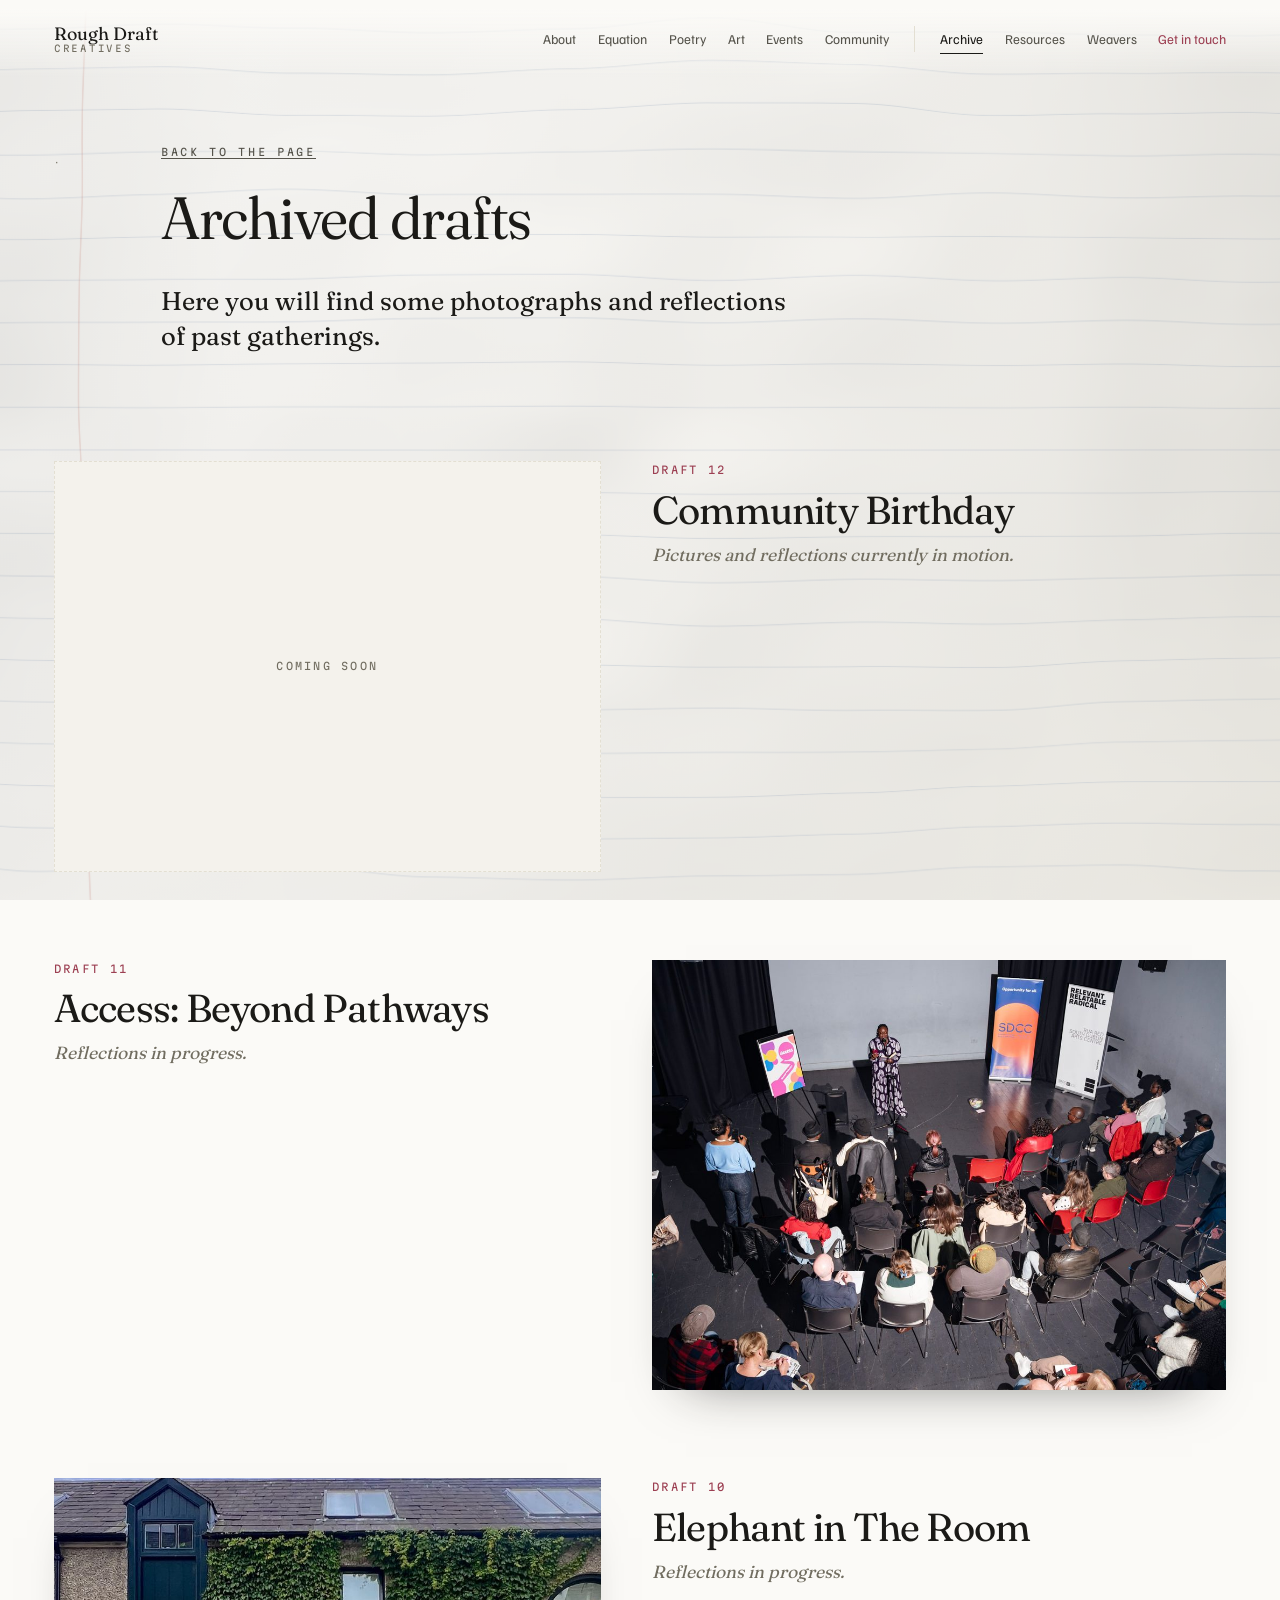
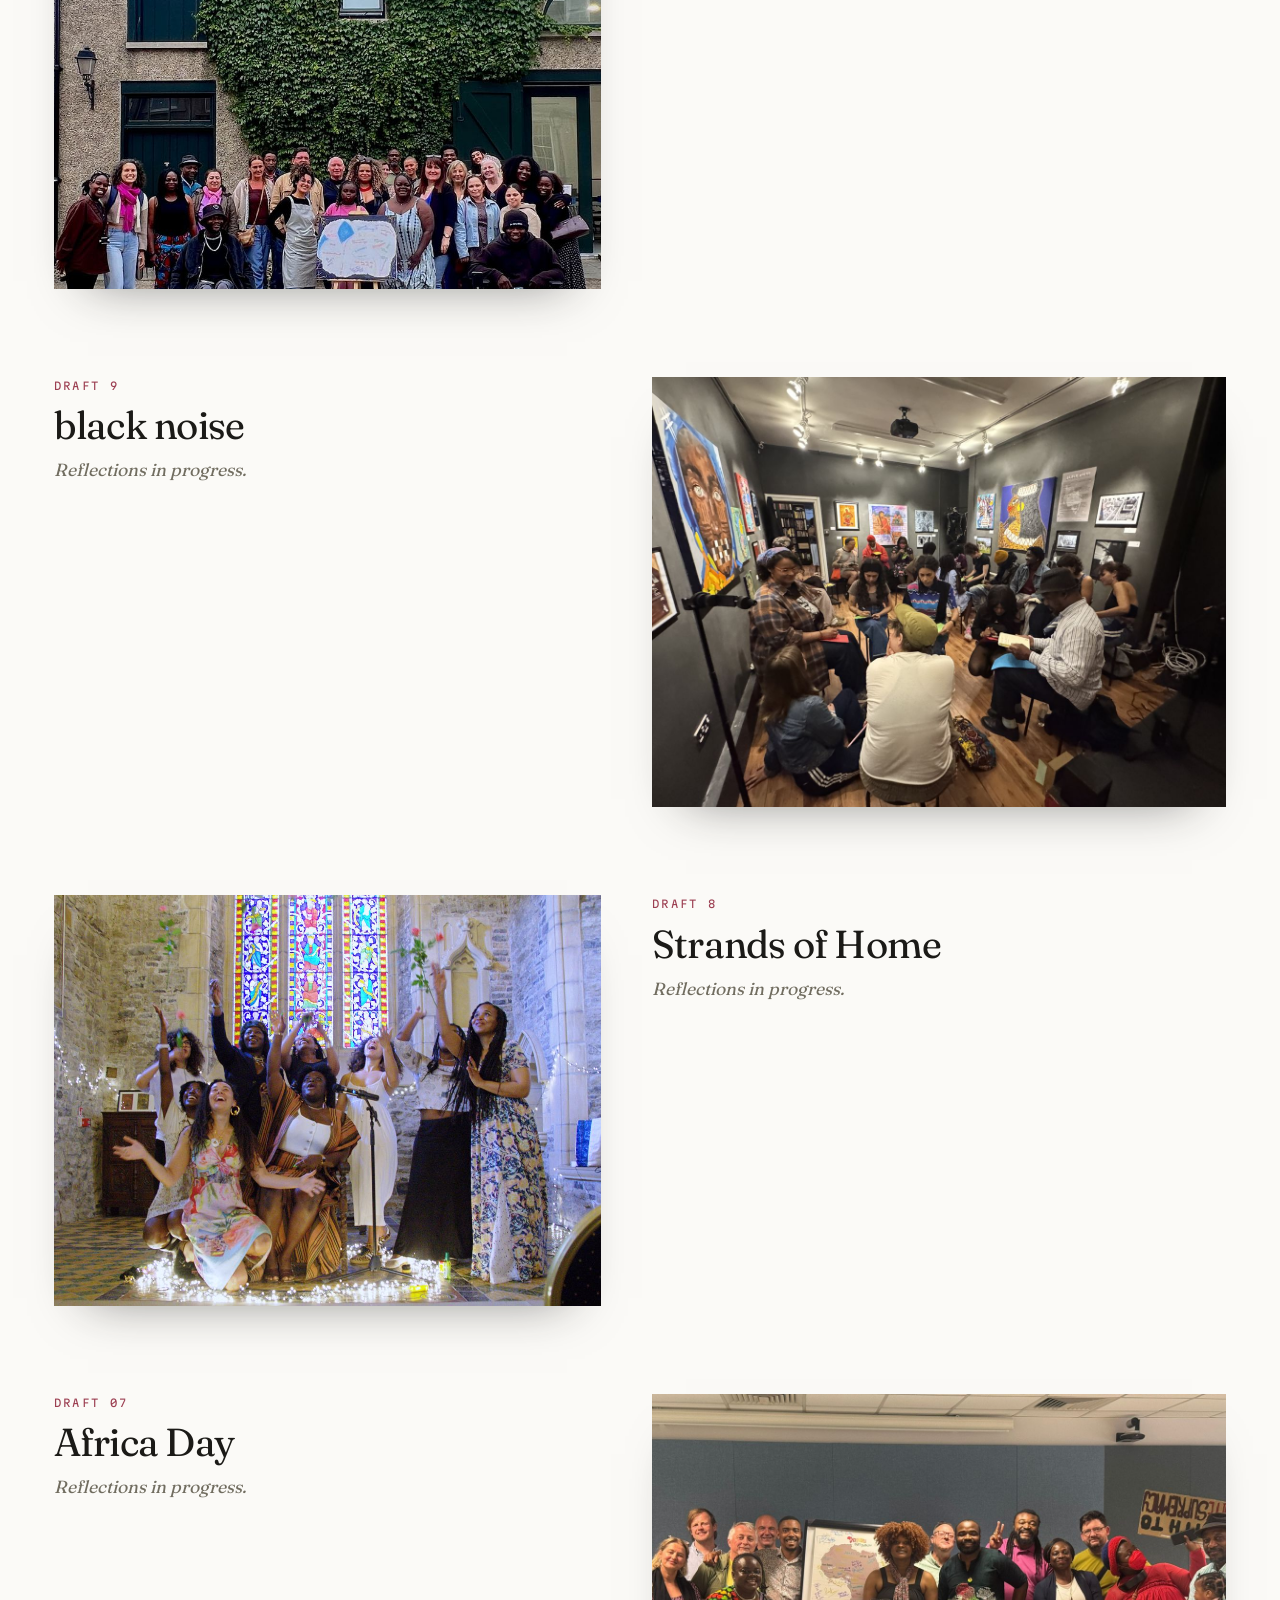
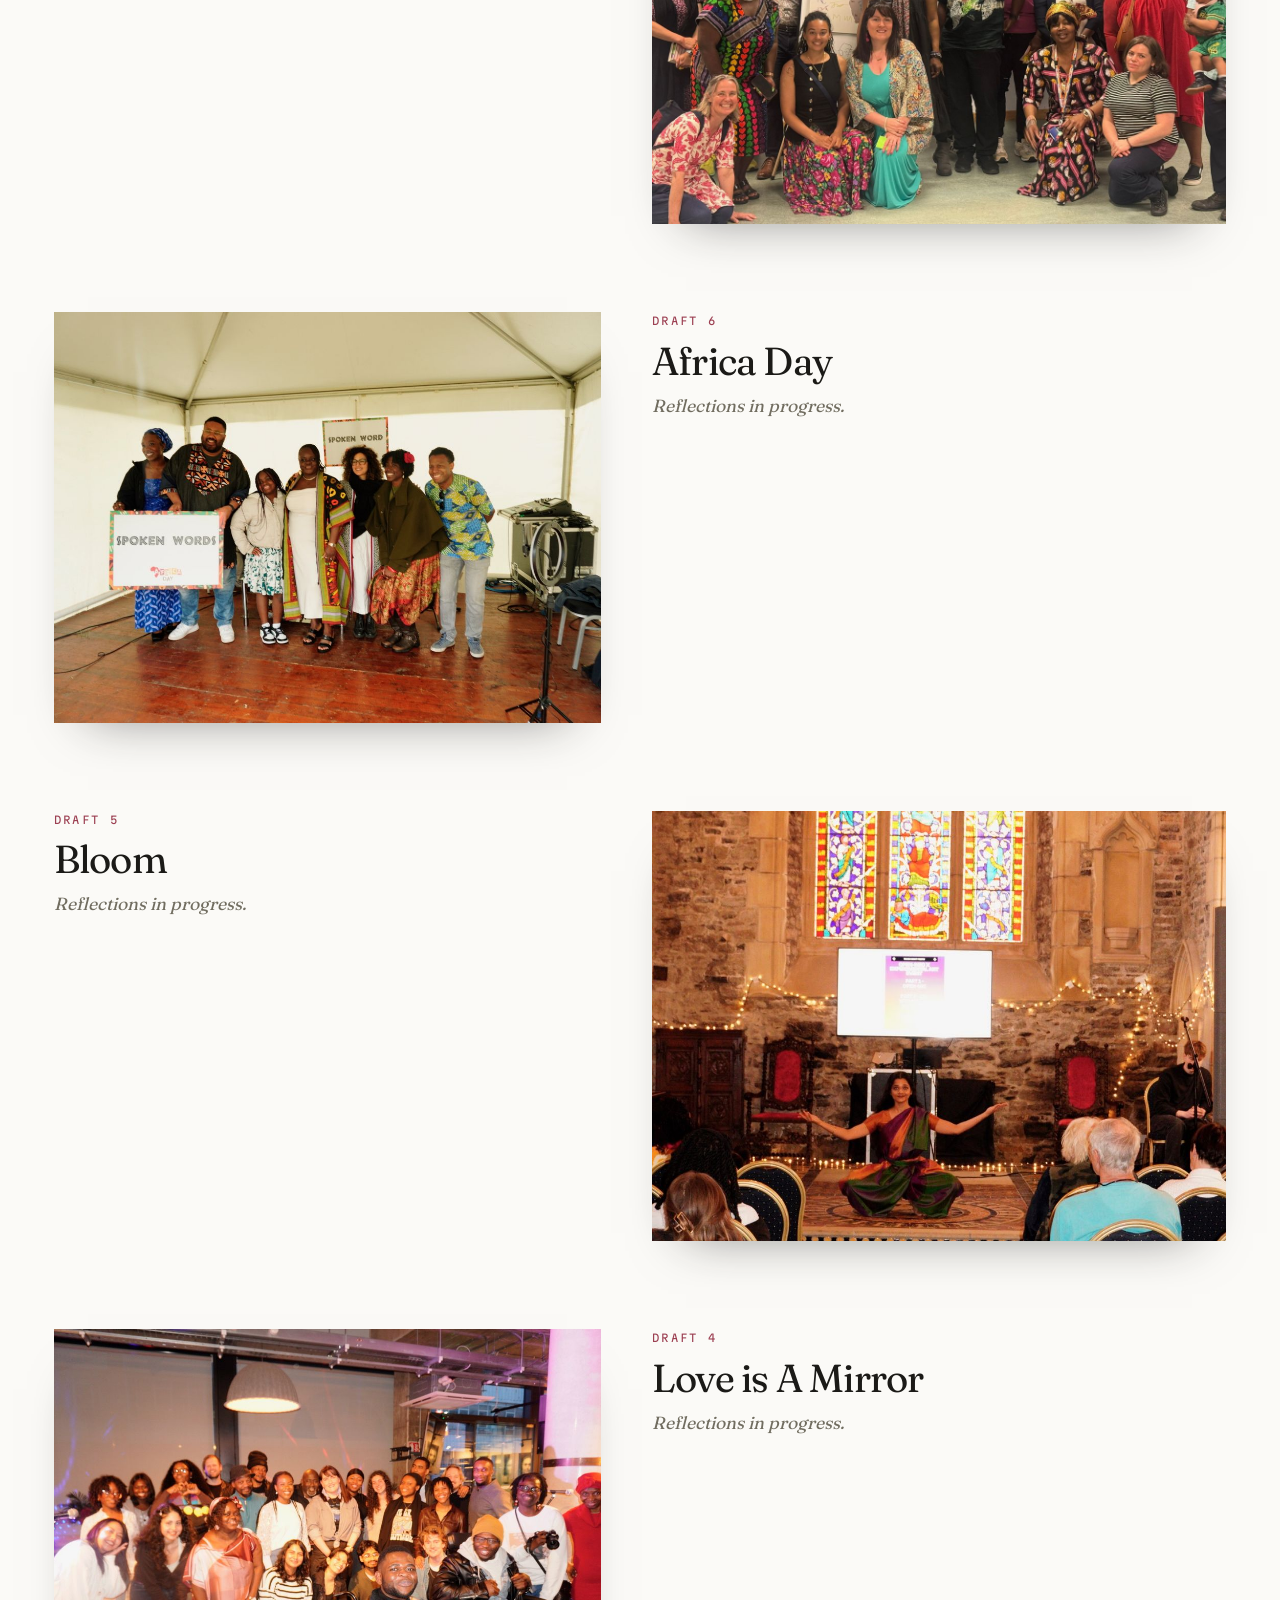
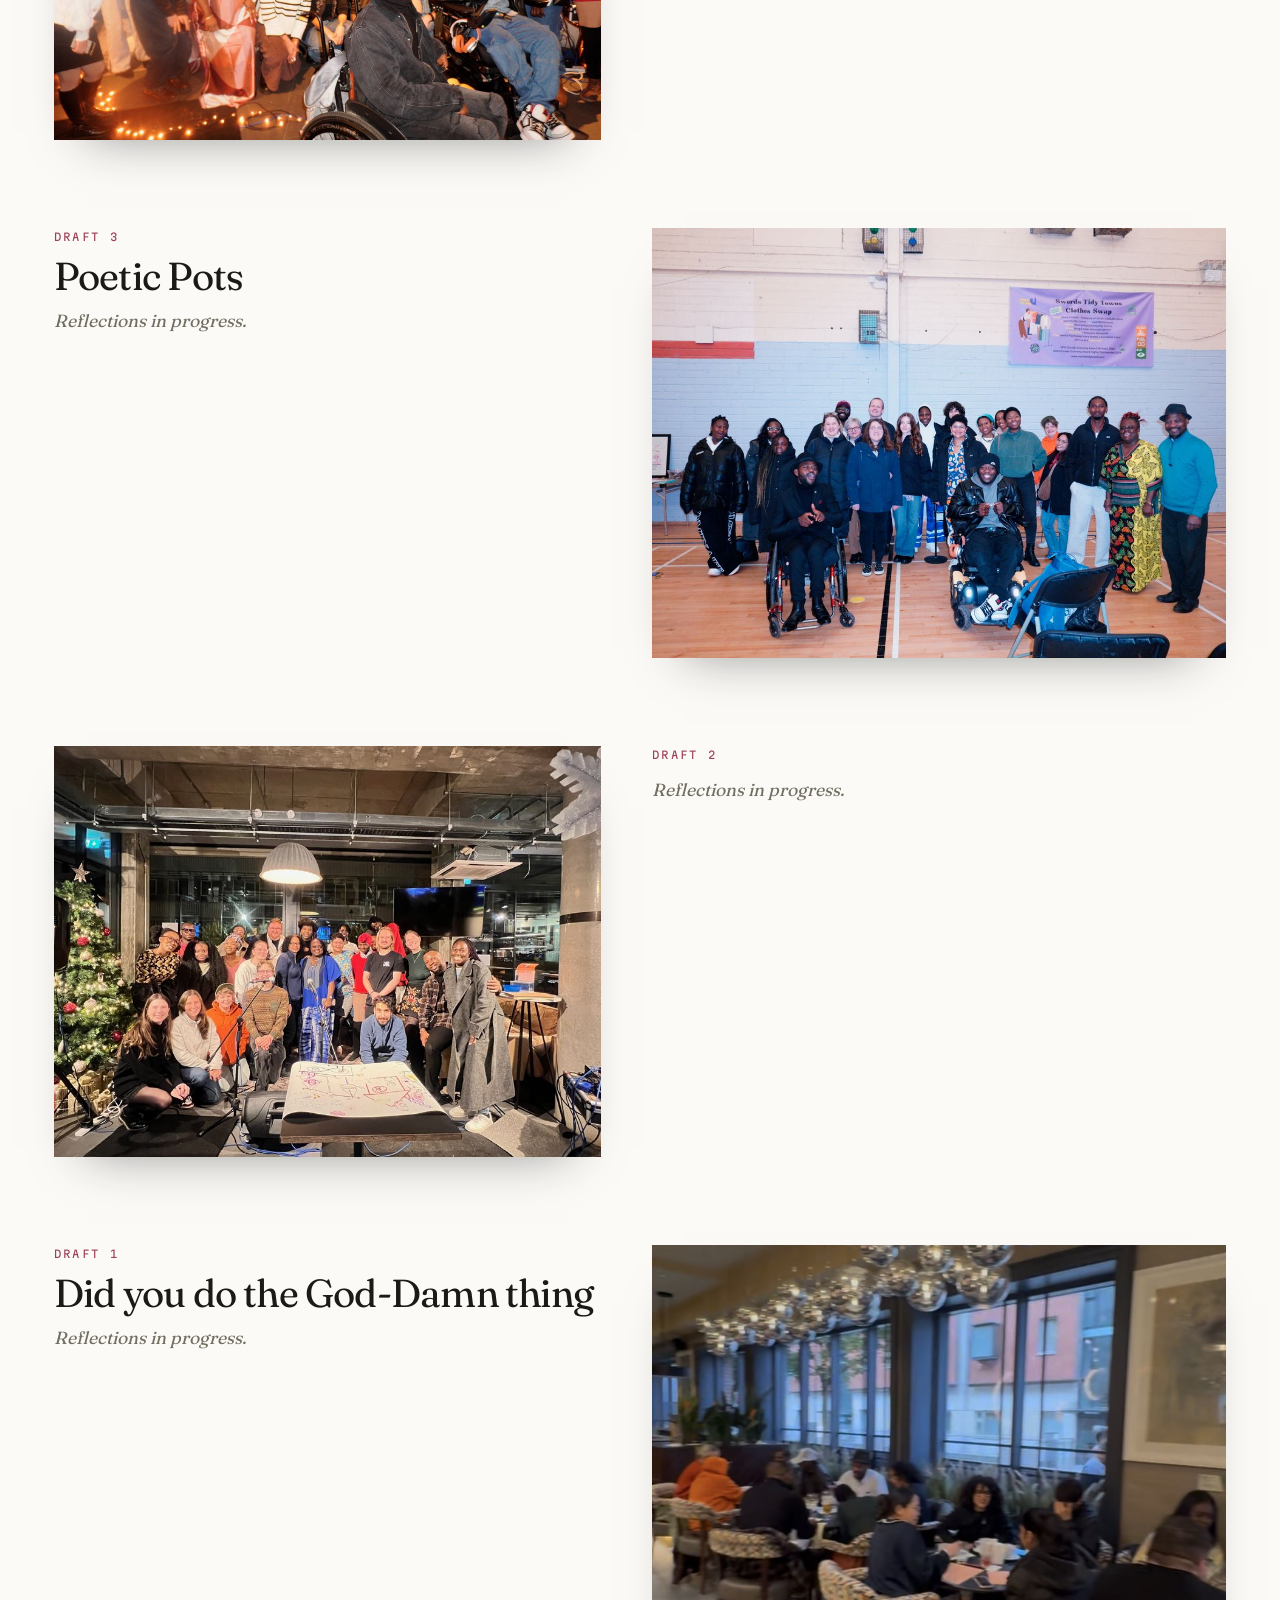
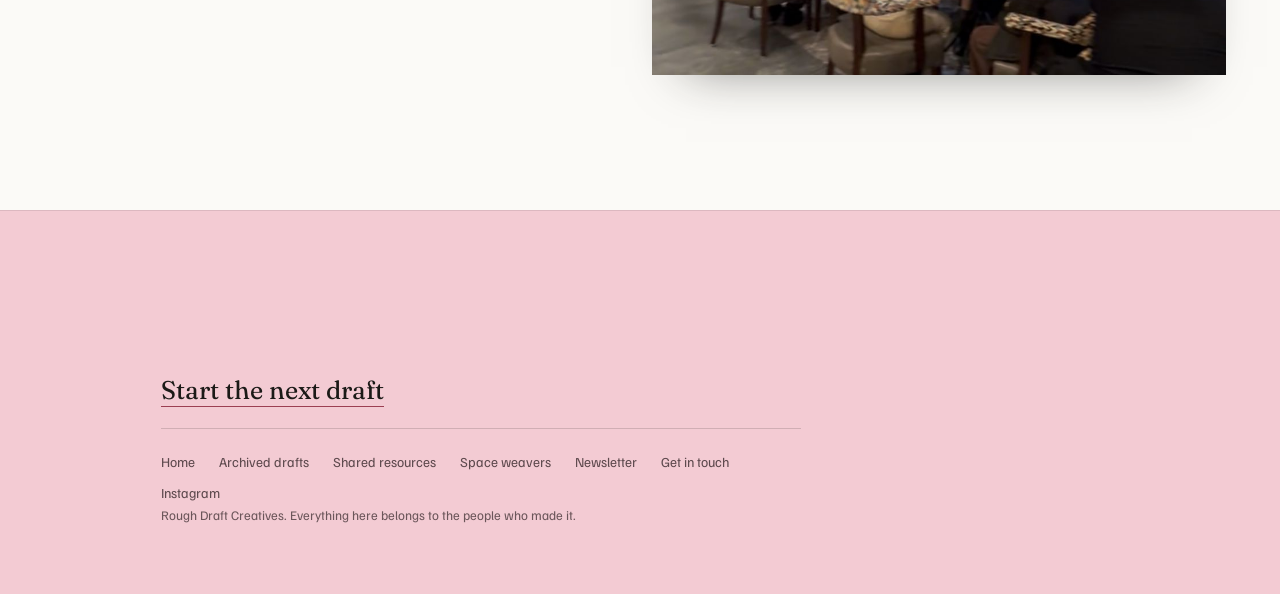
<file: archived-drafts.html>
<!DOCTYPE html>
<html lang="en">
<head>
<meta charset="utf-8">
<meta name="viewport" content="width=device-width, initial-scale=1">
<title>Archived drafts | Rough Draft Creatives</title>
<meta name="description" content="Every Rough Draft gathering so far, with photographs and a written reflection from someone who was in the room.">
<meta name="theme-color" content="#FBFAF7">
<link rel="icon" href="/favicon.ico" sizes="any">
<link rel="icon" type="image/png" sizes="48x48" href="/favicon-48.png">
<link rel="icon" type="image/png" sizes="32x32" href="/favicon-32.png">
<link rel="icon" type="image/png" sizes="16x16" href="/favicon-16.png">
<link rel="apple-touch-icon" href="/apple-touch-icon.png">
<link rel="canonical" id="canonical" href="/archived-drafts.html">
<meta property="og:type" content="website">
<meta property="og:site_name" content="Rough Draft Creatives">
<meta property="og:title" content="Archived drafts | Rough Draft Creatives">
<meta property="og:description" content="Every Rough Draft gathering so far, with photographs and a written reflection from someone who was in the room.">
<link rel="preload" href="assets/fonts/fraunces.woff2" as="font" type="font/woff2" crossorigin>
<link rel="stylesheet" href="styles.css">
<script src="boot.js"></script>
</head>

<body data-page="archived-drafts" data-sheet="blank">
<a class="skip" href="#main">Skip to content</a>
<canvas id="sheet" aria-hidden="true"></canvas>

<header class="head" id="head" data-scrolled="true">
  <a class="head__id" href="index.html"><span>Rough Draft</span><em>Creatives</em></a>
  <nav class="head__nav" id="nav" aria-label="Sections">
    <a href="index.html#about">About</a>
    <a href="index.html#equation">Equation</a>
    <a href="index.html#poetry">Poetry</a>
    <a href="index.html#arts">Art</a>
    <a href="index.html#events">Events</a>
    <a href="index.html#community">Community</a>
    <span class="head__div" aria-hidden="true"></span>
    <a aria-current="true" href="archived-drafts.html">Archive</a>
    <a href="shared-resources.html">Resources</a>
    <a href="space-weavers.html">Weavers</a>
    <a class="head__act" href="index.html#collaborate">Get in touch</a>
  </nav>
  <button class="head__menu" id="menu" aria-expanded="false" aria-controls="nav"><span></span><span></span></button>
</header>

<main id="main">
  <section class="leaf leaf--page">
    <div class="grid">
      <p class="folio" aria-hidden="true">&middot;</p>
      <div class="col">
        <p class="label label--rose" data-reveal><a class="back" href="index.html">Back to the page</a></p>
        <h1 class="h2" data-split>Archived drafts</h1>
        <p class="big" data-reveal>Here you will find some photographs and reflections of past gatherings.</p>
      </div>
    </div>
  <div class="entries" id="draftList"></div>
  <div class="grid"><div class="col"><p class="fine" id="draftsEmpty">The archive fills up after each gathering.</p></div></div>
  </section>
</main>

<footer class="end">
  <div class="grid">
    <div class="col col--wide">
      <p class="end__again"><a href="index.html">Start the next draft</a></p>
      <nav class="end__nav" aria-label="Footer">
      <a href="index.html">Home</a><a href="archived-drafts.html">Archived drafts</a>
      <a href="shared-resources.html">Shared resources</a><a href="space-weavers.html">Space weavers</a>
      <a href="index.html#newsletter">Newsletter</a><a href="index.html#collaborate">Get in touch</a>
      <a href="https://www.instagram.com/roughdraft.poetry/" rel="me noopener" target="_blank">Instagram</a>
      </nav>
      <p class="fine">Rough Draft Creatives. Everything here belongs to the people who made it.</p>
    </div>
  </div>
</footer>

<script src="vendor/three.min.js"></script>
<script src="app.js"></script>
</body>
</html>
</file>
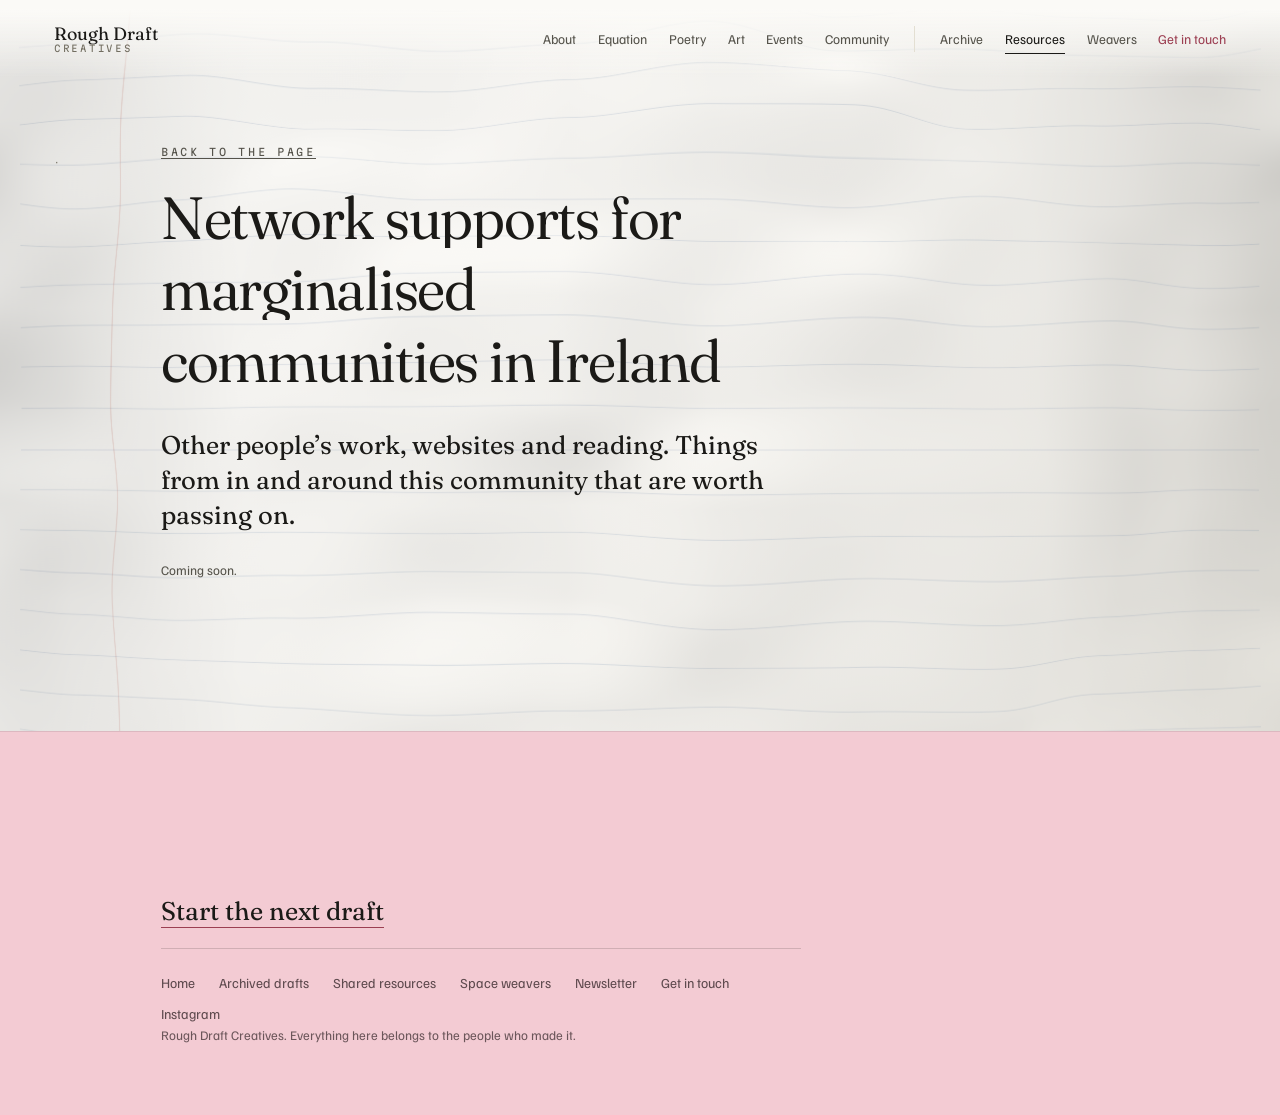
<file: shared-resources.html>
<!DOCTYPE html>
<html lang="en">
<head>
<meta charset="utf-8">
<meta name="viewport" content="width=device-width, initial-scale=1">
<title>Shared resources | Rough Draft Creatives</title>
<meta name="description" content="Work, websites and reading from people in and around the Rough Draft community, passed on.">
<meta name="theme-color" content="#FBFAF7">
<link rel="icon" href="/favicon.ico" sizes="any">
<link rel="icon" type="image/png" sizes="48x48" href="/favicon-48.png">
<link rel="icon" type="image/png" sizes="32x32" href="/favicon-32.png">
<link rel="icon" type="image/png" sizes="16x16" href="/favicon-16.png">
<link rel="apple-touch-icon" href="/apple-touch-icon.png">
<link rel="canonical" id="canonical" href="/shared-resources.html">
<meta property="og:type" content="website">
<meta property="og:site_name" content="Rough Draft Creatives">
<meta property="og:title" content="Shared resources | Rough Draft Creatives">
<meta property="og:description" content="Work, websites and reading from people in and around the Rough Draft community, passed on.">
<link rel="preload" href="assets/fonts/fraunces.woff2" as="font" type="font/woff2" crossorigin>
<link rel="stylesheet" href="styles.css">
<script src="boot.js"></script>
</head>

<body data-page="shared-resources" data-sheet="blank">
<a class="skip" href="#main">Skip to content</a>
<canvas id="sheet" aria-hidden="true"></canvas>

<header class="head" id="head" data-scrolled="true">
  <a class="head__id" href="index.html"><span>Rough Draft</span><em>Creatives</em></a>
  <nav class="head__nav" id="nav" aria-label="Sections">
    <a href="index.html#about">About</a>
    <a href="index.html#equation">Equation</a>
    <a href="index.html#poetry">Poetry</a>
    <a href="index.html#arts">Art</a>
    <a href="index.html#events">Events</a>
    <a href="index.html#community">Community</a>
    <span class="head__div" aria-hidden="true"></span>
    <a href="archived-drafts.html">Archive</a>
    <a aria-current="true" href="shared-resources.html">Resources</a>
    <a href="space-weavers.html">Weavers</a>
    <a class="head__act" href="index.html#collaborate">Get in touch</a>
  </nav>
  <button class="head__menu" id="menu" aria-expanded="false" aria-controls="nav"><span></span><span></span></button>
</header>

<main id="main">
  <section class="leaf leaf--page">
    <div class="grid">
      <p class="folio" aria-hidden="true">&middot;</p>
      <div class="col">
        <p class="label label--blue" data-reveal><a class="back" href="index.html">Back to the page</a></p>
        <h1 class="h2" data-split>Network supports for marginalised communities in Ireland</h1>
        <p class="big" data-reveal>Other people&rsquo;s work, websites and reading. Things from in and around this community that are worth passing on.</p>
      </div>
    </div>
  <div class="grid"><div class="col col--wide">
    <div id="resourceList"></div>
    <p class="fine" id="resourcesEmpty">Coming soon.</p>
  </div></div>
  </section>
</main>

<footer class="end">
  <div class="grid">
    <div class="col col--wide">
      <p class="end__again"><a href="index.html">Start the next draft</a></p>
      <nav class="end__nav" aria-label="Footer">
      <a href="index.html">Home</a><a href="archived-drafts.html">Archived drafts</a>
      <a href="shared-resources.html">Shared resources</a><a href="space-weavers.html">Space weavers</a>
      <a href="index.html#newsletter">Newsletter</a><a href="index.html#collaborate">Get in touch</a>
      <a href="https://www.instagram.com/roughdraft.poetry/" rel="me noopener" target="_blank">Instagram</a>
      </nav>
      <p class="fine">Rough Draft Creatives. Everything here belongs to the people who made it.</p>
    </div>
  </div>
</footer>

<script src="vendor/three.min.js"></script>
<script src="app.js"></script>
</body>
</html>
</file>
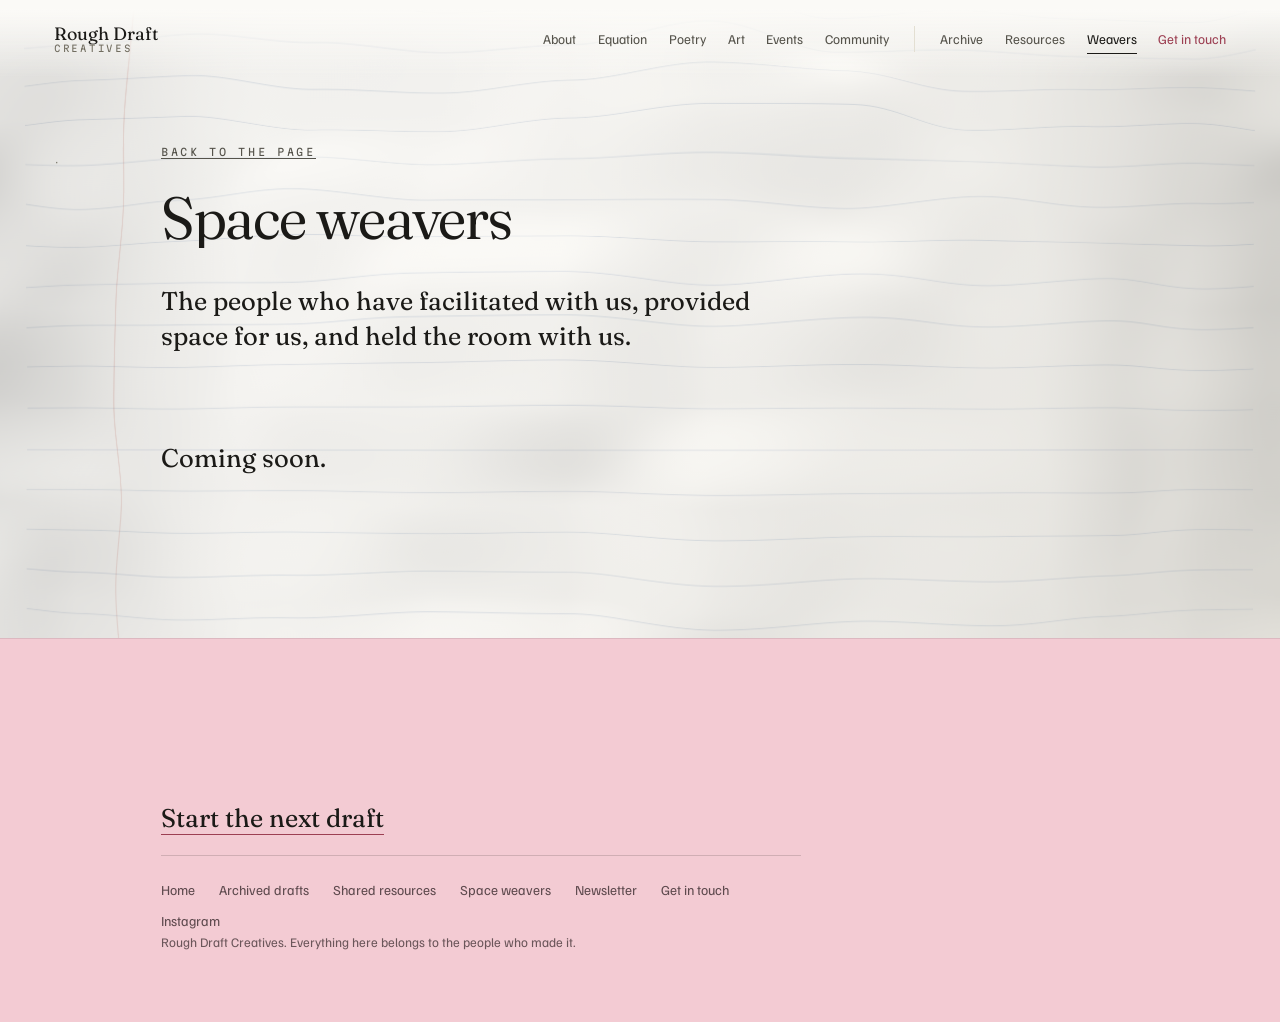
<file: space-weavers.html>
<!DOCTYPE html>
<html lang="en">
<head>
<meta charset="utf-8">
<meta name="viewport" content="width=device-width, initial-scale=1">
<title>Space weavers | Rough Draft Creatives</title>
<meta name="description" content="The facilitators and guest performers who have helped hold a Rough Draft room.">
<meta name="theme-color" content="#FBFAF7">
<link rel="icon" href="/favicon.ico" sizes="any">
<link rel="icon" type="image/png" sizes="48x48" href="/favicon-48.png">
<link rel="icon" type="image/png" sizes="32x32" href="/favicon-32.png">
<link rel="icon" type="image/png" sizes="16x16" href="/favicon-16.png">
<link rel="apple-touch-icon" href="/apple-touch-icon.png">
<link rel="canonical" id="canonical" href="/space-weavers.html">
<meta property="og:type" content="website">
<meta property="og:site_name" content="Rough Draft Creatives">
<meta property="og:title" content="Space weavers | Rough Draft Creatives">
<meta property="og:description" content="The facilitators and guest performers who have helped hold a Rough Draft room.">
<link rel="preload" href="assets/fonts/fraunces.woff2" as="font" type="font/woff2" crossorigin>
<link rel="stylesheet" href="styles.css">
<script src="boot.js"></script>
</head>

<body data-page="space-weavers" data-sheet="blank">
<a class="skip" href="#main">Skip to content</a>
<canvas id="sheet" aria-hidden="true"></canvas>

<header class="head" id="head" data-scrolled="true">
  <a class="head__id" href="index.html"><span>Rough Draft</span><em>Creatives</em></a>
  <nav class="head__nav" id="nav" aria-label="Sections">
    <a href="index.html#about">About</a>
    <a href="index.html#equation">Equation</a>
    <a href="index.html#poetry">Poetry</a>
    <a href="index.html#arts">Art</a>
    <a href="index.html#events">Events</a>
    <a href="index.html#community">Community</a>
    <span class="head__div" aria-hidden="true"></span>
    <a href="archived-drafts.html">Archive</a>
    <a href="shared-resources.html">Resources</a>
    <a aria-current="true" href="space-weavers.html">Weavers</a>
    <a class="head__act" href="index.html#collaborate">Get in touch</a>
  </nav>
  <button class="head__menu" id="menu" aria-expanded="false" aria-controls="nav"><span></span><span></span></button>
</header>

<main id="main">
  <section class="leaf leaf--page">
    <div class="grid">
      <p class="folio" aria-hidden="true">&middot;</p>
      <div class="col">
        <p class="label label--green" data-reveal><a class="back" href="index.html">Back to the page</a></p>
        <h1 class="h2" data-split>Space weavers</h1>
        <p class="big" data-reveal>The people who have facilitated with us, provided space for us, and held the room with us.</p>
      </div>
    </div>
  <div class="grid"><div class="col col--wide">
    <ul class="weavers" id="weaverList"></ul>
    <p class="big" id="weaversEmpty" data-reveal>Coming soon.</p>
  </div></div>
  </section>
</main>

<footer class="end">
  <div class="grid">
    <div class="col col--wide">
      <p class="end__again"><a href="index.html">Start the next draft</a></p>
      <nav class="end__nav" aria-label="Footer">
      <a href="index.html">Home</a><a href="archived-drafts.html">Archived drafts</a>
      <a href="shared-resources.html">Shared resources</a><a href="space-weavers.html">Space weavers</a>
      <a href="index.html#newsletter">Newsletter</a><a href="index.html#collaborate">Get in touch</a>
      <a href="https://www.instagram.com/roughdraft.poetry/" rel="me noopener" target="_blank">Instagram</a>
      </nav>
      <p class="fine">Rough Draft Creatives. Everything here belongs to the people who made it.</p>
    </div>
  </div>
</footer>

<script src="vendor/three.min.js"></script>
<script src="app.js"></script>
</body>
</html>
</file>
<file: styles.css>
/* =========================================================
   ROUGH DRAFT CREATIVES  ·  direction four: THE UNFOLDING
   The page is a single sheet of their paper, lit and folded
   in real space. Everything else is printed on it.
   ========================================================= */

@font-face { font-family: "Fraunces"; src: url("assets/fonts/fraunces.woff2") format("woff2-variations");
  font-weight: 100 900; font-style: normal; font-display: swap; }
@font-face { font-family: "Familjen"; src: url("assets/fonts/familjen.woff2") format("woff2-variations");
  font-weight: 400 700; font-style: normal; font-display: swap; }
@font-face { font-family: "Martian"; src: url("assets/fonts/martian.woff2") format("woff2");
  font-weight: 400; font-style: normal; font-display: swap; }

:root {
  /* one family of whites, lit rather than tinted */
  --w-0: #FFFFFF;
  --w-1: #FBFAF7;
  --w-2: #F4F2EC;
  --w-3: #EAE7DD;
  --rule: #E3DFD2;

  /* graphite, warm so it sits inside the paper rather than on top of it */
  --ink: #1B1A17;
  --ink-2: #55534B;
  --ink-3: #716D60;

  /* the index cards, used as surfaces and as the colour of the sheet itself */
  --card-blue: #BFDCE6;
  --card-green: #CBE3BE;
  --card-pink: #F3CBD3;
  --card-yellow: #F5E4A8;

  /* an ink of each hue, deep enough to read on paper. same value, so none shouts */
  --blue: #2C6478;
  --green: #4A6B3C;
  --rose: #9C3F52;
  --ochre: #8A6410;
  --plum: #6B4A78;
  --red: var(--rose);
  --moss: var(--green);

  --serif: "Fraunces", "Iowan Old Style", Georgia, serif;
  --sans: "Familjen", "Helvetica Neue", Arial, sans-serif;
  --mono: "Martian", ui-monospace, "SF Mono", monospace;

  --gut: clamp(1.25rem, 4.2vw, 5rem);
  --ease: cubic-bezier(.19, 1, .22, 1);
  --measure: 40rem;
}

*, *::before, *::after { box-sizing: border-box; }
html { -webkit-text-size-adjust: 100%; overflow-x: clip; }
body {
  margin: 0; background: var(--w-1); color: var(--ink);
  font-family: var(--sans); font-size: 17px; line-height: 1.66;
  font-variant-numeric: oldstyle-nums; overflow-x: clip;
  -webkit-font-smoothing: antialiased;
}
img { max-width: 100%; height: auto; display: block; }
p { margin: 0 0 1.05em; }
h1, h2, h3 { margin: 0; font-weight: 400; }
a { color: inherit; }
::selection { background: var(--ink); color: var(--w-0); }
:focus-visible { outline: 2px solid var(--blue); outline-offset: 4px; }

.skip { position: absolute; left: -9999px; top: 0; z-index: 200; background: var(--ink); color: var(--w-0); padding: .7rem 1rem; }
.skip:focus { left: .5rem; top: .5rem; }

/* ---------- the sheet ---------- */
#sheet { position: fixed; inset: 0; width: 100%; height: 100%; z-index: 0; display: block; }
main, .head, .end { position: relative; z-index: 2; }

/* ---------- the opening ---------- */
.opening { display: none; }
.js:not(.calm) .opening { display: block; position: fixed; inset: 0; z-index: 90; pointer-events: none; }
.opening__note {
  position: absolute; left: 50%; top: 50%; transform: translate(-50%, -50%);
  margin: 0; font-family: var(--mono); font-size: .68rem; letter-spacing: .34em;
  text-transform: uppercase; color: var(--ink-3);
  animation: pulse 2.6s ease-in-out infinite;
}
@keyframes pulse { 0%, 100% { opacity: .35; } 50% { opacity: 1; } }
.opening__skip {
  position: absolute; right: var(--gut); bottom: var(--gut); pointer-events: auto;
  background: none; border: 0; border-bottom: 1px solid var(--ink-3); color: var(--ink-3);
  font: .7rem/1 var(--mono); letter-spacing: .2em; text-transform: uppercase; padding: .5rem 0; cursor: pointer;
}
.opening__skip:hover { color: var(--ink); border-color: var(--ink); }
.opening[data-gone="true"] { opacity: 0; visibility: hidden; transition: opacity .9s ease, visibility 0s .9s; }

html[data-intro="on"] main, html[data-intro="on"] .head, html[data-intro="on"] .end {
  opacity: 0; animation: failsafe .01s 14s forwards;
}
@keyframes failsafe { to { opacity: 1; } }
main, .head, .end { transition: opacity 1.4s var(--ease); }

/* ---------- head ---------- */
.head {
  position: fixed; top: 0; left: 0; right: 0; z-index: 60;
  display: flex; align-items: center; justify-content: space-between; gap: 1rem;
  padding: 1.5rem var(--gut);
}
.head::before {
  content: ""; position: absolute; inset: 0; z-index: -1; pointer-events: none;
  background: linear-gradient(to bottom, var(--w-1) 12%, rgba(251, 250, 247, 0));
  opacity: 0; transition: opacity .5s var(--ease);
}
.head[data-scrolled="true"]::before { opacity: 1; }
.head__id { text-decoration: none; display: grid; line-height: 1.05; }
.head__id span { font-family: var(--serif); font-size: 1.12rem; font-variation-settings: "SOFT" 20, "WONK" 1; }
.head__id em { font-family: var(--mono); font-style: normal; font-size: .58rem; letter-spacing: .3em; text-transform: uppercase; color: var(--ink-3); }
.head__nav { display: flex; gap: clamp(.9rem, 1.7vw, 1.8rem); font-size: .84rem; }
.head__nav a { text-decoration: none; color: var(--ink-2); position: relative; padding: .25rem 0; transition: color .4s var(--ease); }
.head__nav a::after { content: ""; position: absolute; left: 0; right: 0; bottom: 0; height: 1px; background: currentColor; transform: scaleX(0); transform-origin: 0 50%; transition: transform .5s var(--ease); }
.head__nav a:hover { color: var(--ink); }
.head__nav a:hover::after, .head__nav a[aria-current="true"]::after { transform: scaleX(1); }
.head__nav a[aria-current="true"] { color: var(--ink); }
.head__act { color: var(--red) !important; }
.head__menu { display: none; width: 40px; height: 32px; background: none; border: 0; padding: 8px 4px; cursor: pointer; }
.head__menu span { display: block; height: 1px; background: var(--ink); transition: transform .4s var(--ease); }
.head__menu span + span { margin-top: 7px; }
.head__menu[aria-expanded="true"] span:first-child { transform: translateY(4px) rotate(6deg); }
.head__menu[aria-expanded="true"] span:last-child { transform: translateY(-4px) rotate(-6deg); }

/* ---------- the grid ---------- */
.leaf { position: relative; padding: clamp(6rem, 15vh, 12rem) 0; }
.leaf--open { min-height: 100svh; display: flex; align-items: flex-end; padding-bottom: clamp(4rem, 10vh, 7rem); }
.grid {
  display: grid; grid-template-columns: 3.5rem minmax(0, 1fr) minmax(0, 20rem);
  gap: clamp(1.6rem, 4vw, 4.5rem); width: 100%; max-width: 1320px; margin: 0 auto; padding: 0 var(--gut);
  align-items: start;
}
.col { grid-column: 2; max-width: var(--measure); }
.col--wide { grid-column: 2 / span 2; max-width: 52rem; }
.col--side { grid-column: 3; max-width: none; }
.leaf--split .grid { grid-template-columns: 3.5rem minmax(0, 1fr) minmax(0, 25rem); }
.balance { position: sticky; top: 7rem; }
.balance svg { width: 100%; height: auto; overflow: visible; }
.ink path, .beam path { fill: none; stroke: var(--ink); stroke-width: 1.6; stroke-linecap: round; stroke-linejoin: round; }
.beam circle { fill: var(--ink); }
.ink--base { stroke-width: 2.2; }
.ink--lip { stroke-width: 2; }
.beam, .pan { transform-box: view-box; transition: transform .9s var(--ease); }
.beam { transform-origin: 180px 94px; }
#panL { transform-origin: 52px 112px; }
#panR { transform-origin: 308px 112px; }
.load { opacity: 0; transition: opacity .55s var(--ease); }
.load[data-on="true"] { opacity: 1; }
.load--words rect { fill: var(--red); }
.load--emotion rect { fill: var(--plum); }
.lanterns { opacity: 0; transition: opacity .55s var(--ease); }
.lanterns[data-on="true"] { opacity: 1; }
.lanterns circle { fill: var(--ochre); }
.loop { opacity: 0; transition: opacity .55s var(--ease); }
.loop[data-on="true"] { opacity: 1; }
.loop path { fill: none; stroke: var(--blue); stroke-width: 2; stroke-linecap: round; }
.loop__base { opacity: .25; }
.loop__run { stroke-dasharray: 22 400; }
.loop[data-on="true"] .loop__run { animation: witness 6s linear infinite; }
@keyframes witness { to { stroke-dashoffset: -422; } }
@media (max-width: 960px) {
  .leaf--split .grid { grid-template-columns: 2.4rem minmax(0, 1fr); }
  .balance { position: static; max-width: 22rem; margin-top: 2.5rem; }
}
.folio { grid-column: 1; margin: .55rem 0 0; font-family: var(--mono); font-size: .62rem; letter-spacing: .18em; color: var(--ink-3); }
@media (max-width: 960px) {
  .grid { grid-template-columns: 2.4rem minmax(0, 1fr); }
  .col, .col--wide, .col--side { grid-column: 2; max-width: 40rem; }
  .col--side { margin-top: 2.5rem; }
}

/* ---------- type ---------- */
.label { font-family: var(--mono); font-size: .64rem; letter-spacing: .26em; text-transform: uppercase; color: var(--ink-3); margin-bottom: 1.6rem; }
.h2 {
  font-family: var(--serif); font-size: clamp(2.1rem, 1rem + 3.4vw, 4.1rem); line-height: 1.04;
  letter-spacing: -.021em; margin-bottom: 1.6rem; max-width: 22ch; font-variation-settings: "SOFT" 18, "WONK" 1, "opsz" 72;
  font-weight: 370;
}
.big { font-family: var(--serif); font-size: clamp(1.22rem, 1rem + .8vw, 1.6rem); line-height: 1.38; font-variation-settings: "SOFT" 30, "WONK" 0; color: var(--ink); }
.fine { font-size: .82rem; color: var(--ink-3); }
.mono { font-family: var(--mono); font-size: .72rem; letter-spacing: .12em; color: var(--ink-3); }
.col p { color: var(--ink-2); }
.col p.big, .col p.lede, .col .verdict { color: var(--ink); }

.lede { margin: 0 0 2rem; }
.lede__sm { display: block; font-family: var(--mono); font-size: .68rem; letter-spacing: .26em; text-transform: uppercase; color: var(--ink-3); margin-bottom: 1.6rem; }
.lede__lg { display: block; font-family: var(--serif); font-weight: 340; font-size: clamp(2.6rem, 1rem + 6.4vw, 7rem); line-height: .97; letter-spacing: -.032em; font-variation-settings: "SOFT" 12, "WONK" 1, "opsz" 144; }
.lede__lg em { font-style: normal; color: var(--red); }
.sub { max-width: 30rem; font-size: 1.05rem; }
.scrollcue { grid-column: 2 / -1; margin: clamp(2.5rem, 7vh, 5rem) 0 0; font-family: var(--mono); font-size: .62rem; letter-spacing: .24em; text-transform: uppercase; color: var(--ink-3); display: flex; align-items: center; gap: .9rem; }
.scrollcue::after { content: ""; width: 3.5rem; height: 1px; background: var(--ink-3); transform-origin: 0 50%; animation: reach 2.8s var(--ease) infinite; }
@keyframes reach { 0%, 100% { transform: scaleX(.2); opacity: .4; } 50% { transform: scaleX(1); opacity: 1; } }

.acts { display: flex; flex-wrap: wrap; gap: .8rem; }
.btn {
  position: relative; display: inline-block; overflow: hidden; isolation: isolate;
  padding: .82rem 1.5rem; border: 1px solid var(--ink); color: var(--ink); background: none;
  font-family: var(--sans); font-size: .84rem; font-weight: 500; letter-spacing: .01em;
  text-decoration: none; cursor: pointer; transition: color .5s var(--ease);
}
.btn::before { content: ""; position: absolute; inset: 0; z-index: -1; background: var(--ink); transform: translateY(100%); transition: transform .55s var(--ease); }
.btn:hover { color: var(--w-0); }
.btn:hover::before { transform: none; }
.btn--fill { background: var(--ink); color: var(--w-0); }
.btn--fill::before { background: var(--red); }
.btn--fill:hover { color: var(--w-0); }

/* ---------- about ---------- */
.quote { margin: 0 0 2.4rem; padding: 0 0 0 1.1rem; border-left: 1px solid var(--red); }
.quote p { font-family: var(--serif); font-size: 1.35rem; line-height: 1.22; margin: 0; color: var(--ink); font-variation-settings: "SOFT" 40, "WONK" 1; }
.creed { list-style: none; margin: 0; padding: 0; display: grid; gap: 1.1rem; }
.creed li { display: grid; grid-template-columns: 1.6rem 1fr; gap: .8rem; font-size: .9rem; line-height: 1.55; color: var(--ink-2); }
.creed span { height: 1px; background: var(--c); margin-top: .72rem; }

/* ---------- equation ---------- */
.terms { display: flex; flex-wrap: wrap; gap: .5rem; margin: 2rem 0 1.5rem; }
.term {
  display: grid; gap: .1rem; text-align: left; cursor: pointer; font: inherit; color: var(--ink);
  background: rgba(255,255,255,.72); border: 1px solid var(--rule); padding: .75rem 1.25rem .85rem;
  transition: border-color .4s var(--ease), box-shadow .4s var(--ease), transform .4s var(--ease);
}
.term b { font-family: var(--serif); font-weight: 400; font-size: 1.18rem; line-height: 1.1; font-variation-settings: "SOFT" 30; }
.term i { font-family: var(--mono); font-style: normal; font-size: .64rem; letter-spacing: .08em; color: var(--ink-3); }
.term:hover { transform: translateY(-2px); box-shadow: 0 8px 22px -14px rgba(27, 26, 23, .5); }
.term[aria-pressed="true"] { border-color: var(--c, var(--ink)); box-shadow: inset 0 0 0 1px var(--c, var(--ink)); }
.term[aria-pressed="true"] b { color: var(--c, var(--ink)); }
.term--key { border-style: dashed; }
.term--key[aria-pressed="true"] { border-style: solid; background: var(--ink); }
.term--key[aria-pressed="true"] b { color: var(--w-0); }
.term--key[aria-pressed="true"] i { color: rgba(255, 255, 255, .6); }
.verdict { font-family: var(--serif); font-size: 1.24rem; line-height: 1.36; min-height: 3.4em; max-width: 28rem; font-variation-settings: "SOFT" 40; }

/* ---------- poetry ---------- */
.poem { margin: 2rem 0 3rem; padding-left: 1.4rem; border-left: 1px solid var(--rule); }
.poem__no { font-family: var(--mono); font-size: .6rem; letter-spacing: .2em; text-transform: uppercase; color: var(--red); }
.poem__title { font-family: var(--serif); font-size: 2rem; line-height: 1.05; margin-bottom: 1.5rem; font-variation-settings: "SOFT" 20, "WONK" 1; }
.poem__body { font-family: var(--serif); font-size: 1.22rem; line-height: 1.62; font-variation-settings: "SOFT" 40; }
.poem__body p { margin: 0 0 1.3em; color: var(--ink); }
.poem__foot { margin-top: 1.4rem; padding-top: 1rem; border-top: 1px solid var(--rule); }
.poem__foot p { font-size: .84rem; color: var(--ink-3); margin: 0; }
.hear__label { font-family: var(--mono); font-size: .6rem; letter-spacing: .2em; text-transform: uppercase; color: var(--red); margin-bottom: .5rem; }
.hear audio { width: 100%; max-width: 24rem; height: 36px; }
.pieces { display: grid; gap: 2rem; }
.pieces:empty { display: none; }

/* ---------- events ---------- */
.leaf--full .grid + .panels { margin-top: 3rem; }
.panels { max-width: 1320px; margin: 0 auto; padding: 0 var(--gut); display: grid; grid-template-columns: repeat(3, 1fr); }
.panel { background: none; padding: clamp(1.6rem, 3vw, 2.6rem) clamp(1.4rem, 2.4vw, 2.4rem) clamp(2rem, 4vw, 3.2rem); position: relative; border-left: 1px solid var(--rule); }
.panel:last-child { border-right: 1px solid var(--rule); }
@media (max-width: 880px) { .panel { border-right: 1px solid var(--rule); border-bottom: 1px solid var(--rule); } .panel:first-child { border-top: 1px solid var(--rule); } }
.panel::after { content: ""; position: absolute; left: 0; right: 0; bottom: 0; height: 2px; background: var(--c); transform: scaleX(0); transform-origin: 0 50%; transition: transform .7s var(--ease); }
.panel:hover::after { transform: none; }
.panel__n { font-family: var(--mono); font-size: .6rem; letter-spacing: .2em; color: var(--c); margin-bottom: 2.5rem; }
.panel h3 { font-family: var(--serif); font-size: clamp(1.3rem, 2vw, 1.7rem); line-height: 1.08; margin-bottom: .7rem; font-variation-settings: "SOFT" 20, "WONK" 1; }
.panel__line { font-family: var(--serif); font-size: 1.1rem; line-height: 1.3; color: var(--c); margin-bottom: 1rem; }
.panel p:last-child { font-size: .87rem; color: var(--ink-2); margin: 0; }
@media (max-width: 880px) { .panels { grid-template-columns: 1fr; } .panel__n { margin-bottom: 1rem; } }
.dates { margin-top: 3.5rem; }
.dates ul { list-style: none; margin: 0 0 1.2rem; padding: 0; }
.dates li { display: grid; grid-template-columns: 11rem 1fr; gap: .2rem 1.2rem; padding: .9rem 0; border-bottom: 1px solid var(--rule); }
.dates__when { font-family: var(--mono); font-size: .76rem; }
.dates__what { margin: 0; color: var(--ink); }
.dates__where { color: var(--ink-3); font-size: .86rem; }
.dates__empty { font-family: var(--serif); font-size: 1.2rem; color: var(--ink-2); }
.dates__empty a { color: var(--red); }
@media (max-width: 560px) { .dates li { grid-template-columns: 1fr; } }

/* ---------- community ---------- */
.plates { max-width: 1320px; margin: 3.5rem auto; padding: 0 var(--gut); display: grid; grid-template-columns: repeat(12, 1fr); gap: clamp(1rem, 2.4vw, 2.2rem) clamp(1rem, 2vw, 1.8rem); }
.plate { margin: 0; }
.plate img { width: 100%; object-fit: cover; background: var(--w-3); }
.plate figcaption { display: grid; grid-template-columns: 2rem 1fr; gap: .6rem; margin-top: .7rem; font-size: .78rem; color: var(--ink-3); line-height: 1.4; }
.plate figcaption span { font-family: var(--mono); font-size: .6rem; letter-spacing: .1em; }
.plate figcaption .artist { grid-column: 1 / -1; letter-spacing: .1em; }
.plate--a { grid-column: 1 / span 7; } .plate--a img { aspect-ratio: 16 / 9; }
.plate--b { grid-column: 9 / span 4; margin-top: 3.5rem; } .plate--b img { aspect-ratio: 3 / 4; }
.plate--c { grid-column: 1 / span 6; } .plate--c img { aspect-ratio: 3 / 2; }
.plate--d { grid-column: 7 / span 6; margin-top: 2.5rem; } .plate--d img { aspect-ratio: 3 / 2; }
.plate--e { grid-column: 2 / span 4; margin-top: 1rem; } .plate--e img { aspect-ratio: 2 / 3; }
.plate--f { grid-column: 7 / span 4; margin-top: -1rem; } .plate--f img { aspect-ratio: 3 / 2; }
.plate--g { grid-column: 11 / span 2; } .plate--g img { aspect-ratio: 2 / 3; }
@media (max-width: 880px) {
  .plates { grid-template-columns: repeat(2, 1fr); }
  .plate--a, .plate--c, .plate--d { grid-column: 1 / span 2; }
  .plate--b, .plate--e, .plate--f, .plate--g { grid-column: span 1; }
  .plate { margin-top: 0 !important; }
}

/* ---------- anthology ---------- */
#anthology .col { max-width: 29rem; }
.print { margin: 2.5rem 0 0; }
.print img { width: 100%; box-shadow: 0 30px 60px -34px rgba(27, 26, 23, .55); }
.js:not(.no-gl) .print img { display: none; }
.print figcaption { margin-top: 1rem; font-size: .82rem; color: var(--ink-3); max-width: 34rem; }

/* ---------- ahead ---------- */
.road { list-style: none; margin: 2.5rem 0 0; padding: 0; }
.road li { position: relative; padding: 0 0 2.6rem 7rem; }
.road li::before { content: ""; position: absolute; left: 5.2rem; top: .55rem; bottom: .2rem; width: 1px; background: var(--rule); }
.road li:last-child { padding-bottom: 0; }
.road li:last-child::before { display: none; }
.road__when { position: absolute; left: 0; top: 0; font-family: var(--mono); font-size: .62rem; letter-spacing: .2em; text-transform: uppercase; color: var(--ochre); }
.road h3 { font-family: var(--serif); font-size: 1.45rem; line-height: 1.12; margin-bottom: .45rem; font-variation-settings: "SOFT" 20, "WONK" 1; }
.road p { color: var(--ink-2); margin: 0; }

/* ---------- form ---------- */
.form { margin-top: 2rem; }
.f { margin: 0 0 1.6rem; border: 0; padding: 0; }
.f label, .f legend { display: block; font-family: var(--mono); font-size: .62rem; letter-spacing: .16em; text-transform: uppercase; color: var(--ink-3); margin-bottom: .5rem; padding: 0; }
.f input:not([type=checkbox]):not([type=radio]), .f textarea {
  width: 100%; background: var(--w-0); color: var(--ink); border: 1px solid var(--rule);
  font: 1.02rem/1.55 var(--sans); padding: .7rem .8rem; transition: border-color .35s var(--ease);
}
.f textarea { resize: vertical; }
.f input:focus, .f textarea:focus { border-color: var(--ink); outline: none; }
.f ::placeholder { color: var(--ink-3); }
.kinds { display: flex; flex-wrap: wrap; gap: .45rem; }
.kinds label { margin: 0; cursor: pointer; }
.kinds input { position: absolute; opacity: 0; width: 1px; height: 1px; }
.kinds span { display: inline-block; padding: .5rem 1rem; border: 1px solid var(--rule); background: var(--w-0); font-size: .86rem; color: var(--ink-2); transition: border-color .3s var(--ease), color .3s var(--ease); }
.kinds input:checked + span { border-color: var(--ink); color: var(--ink); box-shadow: inset 0 0 0 1px var(--ink); }
.kinds input:focus-visible + span { outline: 2px solid var(--blue); outline-offset: 3px; }
.f--consent label { display: flex; gap: .7rem; align-items: flex-start; font-family: var(--sans); font-size: .86rem; letter-spacing: 0; text-transform: none; color: var(--ink-2); line-height: 1.5; margin: 0; }
.f--consent input { margin-top: .22rem; width: 1rem; height: 1rem; accent-color: var(--red); flex: none; }
.f[data-invalid="true"] input, .f[data-invalid="true"] textarea, .f[data-invalid="true"] select { border-color: var(--red); }
.f-err { font-family: var(--mono); font-size: .64rem; letter-spacing: .08em; color: var(--red); margin: .4rem 0 0; }
.status { font-family: var(--serif); font-size: 1.1rem; color: var(--ink); margin-top: 1.2rem; }
.status a { color: var(--red); }

/* ---------- end ---------- */
.end { padding: clamp(6rem, 14vh, 11rem) 0 clamp(3rem, 6vh, 5rem); }
.end__q { font-family: var(--serif); font-size: clamp(2rem, 1rem + 3.4vw, 3.8rem); line-height: 1.02; letter-spacing: -.026em; max-width: 14ch; margin: 0 0 3rem; font-variation-settings: "SOFT" 12, "WONK" 1, "opsz" 100; font-weight: 340; }
.end__poem { font-family: var(--serif); font-size: 1.16rem; line-height: 1.6; column-count: 2; column-gap: 2.4rem; max-width: 34rem; margin-bottom: 3rem; font-variation-settings: "SOFT" 40; }
.end__poem p { break-inside: avoid; margin: 0 0 1em; color: var(--ink-2); }
@media (max-width: 760px) { .end__poem { column-count: 1; } }
.end .col--wide { max-width: 40rem; }
.end__mark { margin: 0 0 2.5rem; display: flex; align-items: center; gap: 1.2rem; }
.end__mark img { width: 88px; border: 1px solid var(--rule); }
.end__mark figcaption { font-size: .84rem; color: var(--ink-3); max-width: 24ch; }
.end__nav { display: flex; flex-wrap: wrap; gap: .5rem 1.5rem; font-size: .86rem; padding-top: 1.4rem; border-top: 1px solid var(--rule); }
.end__nav a { text-decoration: none; color: var(--ink-2); }
.end__nav a:hover { color: var(--ink); }
.end__again { margin: 2rem 0 1rem; font-family: var(--serif); font-size: 1.6rem; font-variation-settings: "SOFT" 20, "WONK" 1; }
.end__again a { color: var(--red); text-decoration: none; border-bottom: 1px solid currentColor; }

/* ---------- reveals ---------- */
.js:not(.calm) [data-reveal] { opacity: 0; transform: translateY(22px); transition: opacity 1.2s var(--ease), transform 1.2s var(--ease); }
.js:not(.calm) [data-reveal][data-in="true"] { opacity: 1; transform: none; }
.ln { display: block; overflow: hidden; }
.ln > i { display: block; font-style: inherit; transform: translateY(102%); transition: transform 1.1s var(--ease); transition-delay: calc(var(--i) * 70ms); }
[data-split][data-in="true"] .ln > i { transform: none; }
.calm .ln > i { transform: none; }

/* ---------- small screens ---------- */
@media (max-width: 960px) {
  .head__menu { display: block; }
  /* The panel begins below the 5rem masthead, so the wordmark is never
     overlapped and links scrolling past are clipped by the panel edge. */
  .head__nav {
    position: fixed; left: 0; right: 0; bottom: 0; z-index: 50;
    top: calc(5rem + env(safe-area-inset-top, 0px));
    background: var(--w-1); flex-direction: column;
    justify-content: flex-start; gap: .18rem;
    padding: 1.1rem var(--gut) calc(2.5rem + env(safe-area-inset-bottom, 0px));
    font-family: var(--serif); font-size: clamp(1.45rem, 6vw, 2.1rem);
    /* when the list is taller than the phone, the panel scrolls itself */
    overflow-y: auto; -webkit-overflow-scrolling: touch; overscroll-behavior: contain;
    opacity: 0; visibility: hidden; transition: opacity .45s var(--ease), visibility 0s .45s;
  }
  .head__nav[data-open="true"] { opacity: 1; visibility: visible; transition: opacity .45s var(--ease); }
  .head__nav a { align-self: flex-start; color: var(--ink); flex: none; }
  body[data-locked="true"] { overflow: hidden; }
  /* an opaque masthead strip while the menu is open */
  body[data-locked="true"] .head::before { opacity: 1; background: var(--w-1); }
  /* the notice must not sit on top of an open menu */
  body[data-locked="true"] .notice { opacity: 0; pointer-events: none; }
  .leaf { padding: clamp(4.5rem, 10vh, 7rem) 0; }
}

@media (prefers-reduced-motion: reduce) {
  *, *::before, *::after { animation-duration: .001ms !important; animation-iteration-count: 1 !important; transition-duration: .001ms !important; }
}


/* =========================================================
   REVISION · the pastel system, and everything it touches
   ========================================================= */

.label--blue { color: var(--blue); }
.label--green { color: var(--green); }
.label--rose { color: var(--rose); }
.label--ochre { color: var(--ochre); }

.big--blue { color: var(--blue); font-style: italic; font-variation-settings: "SOFT" 40, "WONK" 1; }
.h3 { font-family: var(--serif); font-size: 1.5rem; line-height: 1.1; margin-bottom: .8rem; font-variation-settings: "SOFT" 20, "WONK" 1; }

/* 16 · the logo sits beside the poem */
.poemset { display: grid; grid-template-columns: 6.5rem minmax(0, 1fr); gap: clamp(1rem, 2.5vw, 2rem); align-items: start; margin: 2rem 0 3rem; }
.poemset__mark { margin: 0; }
.poemset__mark img { width: 100%; border: 1px solid var(--rule); }
.poemset .poem { margin: 0; }
@media (max-width: 640px) { .poemset { grid-template-columns: 1fr; } .poemset__mark { width: 5.5rem; } }

/* 24 · who made it */
.artist { display: block; margin-top: .4rem; font-family: var(--mono); font-size: .62rem; letter-spacing: .1em; text-transform: uppercase; color: var(--ink-3); }
.artist em { font-style: normal; opacity: .75; }

/* 23 · event recaps */
.recap { margin-top: 3.5rem; padding-top: 2rem; border-top: 1px solid var(--rule); }
.recap__item { margin-bottom: 2.5rem; }
.recap__meta { font-family: var(--mono); font-size: .66rem; letter-spacing: .14em; text-transform: uppercase; color: var(--ink-3); margin-bottom: .5rem; }
.recap__shots { display: grid; grid-template-columns: repeat(auto-fit, minmax(160px, 1fr)); gap: .8rem; margin-top: 1rem; }
.recap__shots img { width: 100%; aspect-ratio: 4 / 3; object-fit: cover; background: var(--w-3); }

/* 26 · the collaboration form */
.two { display: grid; grid-template-columns: 1fr 1fr; gap: 0 1.2rem; }
@media (max-width: 560px) { .two { grid-template-columns: 1fr; } }
.f input[type=date] { width: 100%; background: var(--w-0); color: var(--ink); border: 1px solid var(--rule); font: 1.02rem/1.55 var(--sans); padding: .66rem .8rem; }
.f input[type=date]:focus { border-color: var(--ink); outline: none; }

/* the balance, redrawn */
.house path { fill: none; stroke: var(--ink-3); stroke-width: 1.1; stroke-linecap: round; stroke-linejoin: round; opacity: .55; }
.house--sill { stroke-width: 1.8; opacity: .7; }
.house__name { fill: var(--ink-3); font-family: var(--mono); font-size: 13px; letter-spacing: .3em; text-anchor: middle; text-transform: uppercase; }
.fill-ink { fill: var(--ink); }
/* 11 · emotion never arrives in one shape, or one colour. Her cards, outlined
   in ink so each shape still reads at this size. */
.load [class^="chip-"] { stroke: var(--ink); stroke-width: 1.1; }
.load .chip-rose { fill: var(--card-pink); }
.load .chip-blue { fill: var(--card-blue); }
.load .chip-green { fill: var(--card-green); }
.load .chip-yellow { fill: var(--card-yellow); }
.load, .dots, .hope, .loop { opacity: 0; transition: opacity .55s var(--ease); }
.load[data-on="true"], .dots[data-on="true"], .hope[data-on="true"], .loop[data-on="true"] { opacity: 1; }
.dots circle { fill: #E07A1F; }
.hope path { fill: none; stroke: var(--ink); stroke-width: 1.5; stroke-linecap: round; stroke-linejoin: round; }
.hope__tree path { stroke: var(--ink-2); stroke-width: 1.6; }
.hope__cord { stroke-width: 1; }
.hope__lamp path { stroke: var(--ochre); }
.hope__flame { fill: var(--card-yellow); stroke: var(--ochre); stroke-width: 1.2; }
.hope__glow path { stroke: var(--ochre); stroke-width: 1.2; opacity: .6; }

/* the closing page is a pink card */
.end { background: var(--card-pink); border-top: 1px solid rgba(27, 26, 23, .1); }
.end .end__q, .end__again a { color: var(--ink); }
.end__poem p { color: #5E4A4E; }
.end__mark img { border-color: rgba(27, 26, 23, .16); }
.end__mark figcaption, .end .fine { color: #6B565A; }
.end .artist { color: #5E4A4E; }
.end__nav { border-top-color: rgba(27, 26, 23, .16); }
.end__nav a { color: #5E4A4E; }
.end__nav a:hover { color: var(--ink); }
.end__again a { border-bottom-color: var(--rose); }


/* =========================================================
   REVISION TWO
   ========================================================= */

/* 5 · the manifesto steps across the page instead of sitting in a line */
.manifesto { font-family: var(--serif); font-size: clamp(1.5rem, 1rem + 2.1vw, 2.6rem);
  line-height: 1.12; margin: 1.6rem 0 0; font-variation-settings: "SOFT" 30, "WONK" 1; color: var(--ink); }
.manifesto span { display: block; }
.manifesto__b { margin-left: 2.2em; }
.manifesto__c { margin-left: 1.1em; }
.manifesto__d { margin-left: 3.4em; font-size: .62em; color: var(--ink-2); margin-top: .35em; }
@media (max-width: 560px) { .manifesto__b, .manifesto__c, .manifesto__d { margin-left: 0; } }

.mk { font-style: normal; position: relative; white-space: nowrap; }
.mk::after { content: ""; position: absolute; left: -.06em; right: -.06em; bottom: .04em; height: .34em;
  background: currentColor; opacity: .16; z-index: -1; border-radius: .08em; }
.mk--rose { color: var(--rose); } .mk--blue { color: var(--blue); }
.mk--green { color: var(--green); } .mk--ochre { color: var(--ochre); }

/* 26 */
.becoming { font-family: var(--serif); font-size: 1.25rem; line-height: 1.4; color: var(--ink) !important;
  font-variation-settings: "SOFT" 40; }

/* 15 · the artwork, shown as it is */
.artwork { margin: clamp(2.5rem, 6vw, 4.5rem) auto 0; padding: 0 var(--gut); max-width: 1320px; }
.artwork img { width: 100%; max-width: 60rem; margin: 0 auto; box-shadow: 0 40px 70px -40px rgba(27, 26, 23, .5); }
.artwork figcaption { max-width: 60rem; margin: 1rem auto 0; font-size: .84rem; color: var(--ink-3); }

/* a portrait artwork, held narrower so it does not tower over the page,
   and given room beneath because it sits inside a section rather than closing one */
.artwork--tall { margin-bottom: clamp(2.5rem, 6vw, 4.5rem); }
.artwork--tall img { max-width: 32rem; }
.artwork--tall figcaption { max-width: 32rem; text-align: center; }

/* 25 */
.btn--sm { padding: .55rem 1.05rem; font-size: .78rem; margin-top: .4rem; }

/* 29 · the closing picture slot */
.end__plate { margin: 0 0 2.5rem; max-width: 34rem; }
.end__plate-slot { aspect-ratio: 4 / 3; border: 1px dashed rgba(27, 26, 23, .3); display: grid; place-items: center; }
.end__plate-slot span { font-family: var(--mono); font-size: .64rem; letter-spacing: .22em;
  text-transform: uppercase; color: #6B565A; }
.end__plate figcaption { margin-top: .7rem; font-size: .8rem; color: #6B565A; }

[hidden] { display: none !important; }

/* 8 · motion makes it swing, rather than hold one angle */
.rock { transform-box: view-box; transform-origin: 210px 186px; }
.rock[data-on="true"] { animation: swing 3.4s ease-in-out infinite; }
@keyframes swing {
  0%, 100% { transform: rotate(-2.1deg); }
  50% { transform: rotate(2.1deg); }
}
@media (prefers-reduced-motion: reduce) { .rock[data-on="true"] { animation: none; } }

.end__plate img { width: 100%; }


/* the bridge: the written page runs out, a drawn span carries you over the
   tear, and ink takes over on the other side */
.bridge { max-width: 1320px; margin: 0 auto clamp(2.5rem, 6vw, 4.5rem); padding: 0 var(--gut); }
.bridge svg { display: block; width: 100%; height: auto; max-height: clamp(110px, 14vw, 200px); overflow: visible; }
.bridge__ruled path { fill: none; stroke: var(--rule); stroke-width: 2; }
.bridge__tear path { fill: none; stroke: var(--ink-3); stroke-width: 2; stroke-linejoin: round; opacity: .55; }
.bridge__span path { fill: none; stroke: var(--ink); stroke-width: 5.5; stroke-linecap: round; stroke-linejoin: round; }
.bridge__span--ghost { stroke-width: 2 !important; opacity: .3; }
.bridge__ink path { fill: none; stroke: var(--ink); stroke-width: 4.5; stroke-linecap: round; }
.bridge__ink circle { fill: var(--ink); }
.bridge__ink .ink--rose { fill: var(--rose); }
.bridge__ink .ink--blue { fill: var(--blue); }
.bridge__ink .ink--ochre { fill: var(--ochre); }

/* the archive runs on its own even grid */
.plates--archive { grid-template-columns: repeat(3, 1fr) !important; }
.plates--archive .plate { grid-column: auto !important; margin-top: 0 !important; }
.plates--archive .plate img { width: 100%; aspect-ratio: 4 / 3; object-fit: cover; }
.plates--archive figcaption { display: block; font-family: var(--mono); font-size: .66rem;
  letter-spacing: .1em; text-transform: uppercase; color: var(--ink-2); margin-top: .6rem; }
@media (max-width: 880px) { .plates--archive { grid-template-columns: repeat(2, 1fr) !important; } }
@media (max-width: 560px) { .plates--archive { grid-template-columns: 1fr !important; } }

/* a line that sits under a heading rather than above it */
.sub-label { font-family: var(--mono); font-size: .66rem; letter-spacing: .24em; text-transform: uppercase;
  margin: -.6rem 0 1.5rem; }

/* the recap holds the archive now */
.recap .plates { margin: 2rem 0 0; padding: 0; }

/* newsletter */
.news { max-width: 32rem; }
.news__row { display: grid; grid-template-columns: minmax(0, 1fr) auto; gap: .6rem; align-items: start; }
.news__row .btn { margin-top: 0; white-space: nowrap; }
@media (max-width: 520px) { .news__row { grid-template-columns: 1fr; } }


/* =========================================================
   STANDALONE PAGES: archive, resources, space weavers
   ========================================================= */
.leaf--page { padding-top: clamp(7rem, 16vh, 11rem); }
.back { text-decoration: none; border-bottom: 1px solid currentColor; }
.leaf--page .h2 { max-width: 18ch; }
.leaf--page .big { max-width: 44ch; margin-top: 1.2rem; }

/* archived drafts */
.entries { max-width: 1320px; margin: clamp(3rem, 7vw, 5rem) auto 0; padding: 0 var(--gut); display: grid; gap: clamp(3rem, 7vw, 5.5rem); }
.entry { display: grid; grid-template-columns: minmax(0, 1fr) minmax(0, 1.05fr); gap: clamp(1.6rem, 4vw, 3.4rem); align-items: start; }
.entry:nth-child(even) .entry__plate { order: 2; }
.entry__plate { margin: 0; }
.entry__plate img { width: 100%; aspect-ratio: 4 / 3; object-fit: cover; background: var(--w-3);
  box-shadow: 0 26px 50px -34px rgba(27, 26, 23, .55); }
.entry__plate figcaption { margin-top: .6rem; }
.entry__body { max-width: 36rem; }
.entry__no { font-family: var(--mono); font-size: .66rem; letter-spacing: .22em; text-transform: uppercase; color: var(--rose); }
.entry__title { font-family: var(--serif); font-size: clamp(1.7rem, 1rem + 1.8vw, 2.6rem); line-height: 1.04;
  letter-spacing: -.02em; margin: .3rem 0 .6rem; font-variation-settings: "SOFT" 18, "WONK" 1; }
.entry__meta { font-family: var(--mono); font-size: .68rem; letter-spacing: .12em; color: var(--ink-3); margin-bottom: 1.2rem; }
.entry__reflection p { color: var(--ink-2); }
.entry__writer { font-family: var(--mono); font-size: .68rem; letter-spacing: .12em; text-transform: uppercase;
  color: var(--ink-3); margin-top: 1.2rem; padding-top: .9rem; border-top: 1px solid var(--rule); }
.entry__waiting { font-family: var(--serif); font-style: italic; font-size: 1.1rem; color: var(--ink-3); }
@media (max-width: 860px) {
  .entry { grid-template-columns: 1fr; }
  .entry:nth-child(even) .entry__plate { order: 0; }
}

/* shared resources */
.group__head { font-family: var(--mono); font-size: .68rem; letter-spacing: .24em; text-transform: uppercase;
  color: var(--ink-3); margin: 3rem 0 1rem; padding-bottom: .6rem; border-bottom: 1px solid var(--rule); }
.linklist { list-style: none; margin: 2rem 0 0; padding: 0; }
.linklist li { padding: 1.4rem 0; border-bottom: 1px solid var(--rule); }
.linklist__name { font-family: var(--serif); font-size: clamp(1.3rem, 1rem + 1vw, 1.8rem); line-height: 1.1;
  display: inline-block; color: var(--ink); text-decoration: none; font-variation-settings: "SOFT" 20, "WONK" 1; }
a.linklist__name { border-bottom: 1px solid var(--rule); transition: border-color .3s var(--ease); }
a.linklist__name:hover { border-bottom-color: var(--blue); color: var(--blue); }
.linklist__by { display: block; font-family: var(--mono); font-size: .66rem; letter-spacing: .14em;
  text-transform: uppercase; color: var(--ink-3); margin-top: .35rem; }
.linklist__note { margin: .6rem 0 0; color: var(--ink-2); max-width: 54ch; }

/* space weavers */
.weavers { list-style: none; margin: 2.5rem 0 0; padding: 0; display: grid; gap: 0;
  grid-template-columns: repeat(auto-fill, minmax(17rem, 1fr)); }
.weaver { display: flex; gap: 1rem; align-items: flex-start; padding: 1.3rem 1.4rem 1.3rem 0; border-top: 1px solid var(--rule); }
.weaver__face { width: 56px; height: 56px; object-fit: cover; flex: none; }
.weaver__name { font-family: var(--serif); font-size: 1.3rem; line-height: 1.15; margin: 0; color: var(--ink);
  text-decoration: none; font-variation-settings: "SOFT" 20, "WONK" 1; }
a.weaver__name { border-bottom: 1px solid var(--rule); }
a.weaver__name:hover { color: var(--green); border-bottom-color: var(--green); }
.weaver__credit { margin: .3rem 0 0; font-size: .9rem; color: var(--ink-2); line-height: 1.5; }

/* the standalone pages sit apart from the in-page anchors */
.head__div { width: 1px; align-self: stretch; background: var(--rule); margin: .15rem .2rem; }
@media (max-width: 960px) { .head__div { display: none; } }

.col p.big--rose, .big--rose { color: var(--rose); font-style: italic; font-variation-settings: "SOFT" 40, "WONK" 1; }

/* the two ways in */
.routes { display: grid; grid-template-columns: 1fr 1fr; gap: 1px; background: var(--rule);
  border: 1px solid var(--rule); margin: 2rem 0 2.5rem; }
.route { background: var(--w-1); padding: clamp(1.3rem, 2.6vw, 1.9rem); }
.route__n { font-family: var(--mono); font-size: .62rem; letter-spacing: .2em; text-transform: uppercase; color: var(--green); }
.route h3 { font-family: var(--serif); font-size: 1.4rem; line-height: 1.1; margin: .4rem 0 .5rem;
  font-variation-settings: "SOFT" 20, "WONK" 1; }
.route p { font-size: .92rem; }
@media (max-width: 680px) { .routes { grid-template-columns: 1fr; } }
.end__plate figcaption.artist { margin-top: .7rem; }

/* patrons */
.give { margin-top: 2rem; }
.give__when { display: inline-flex; border: 1px solid var(--rule); margin-bottom: 1.4rem; }
.give__tab { background: none; border: 0; padding: .6rem 1.1rem; cursor: pointer; color: var(--ink-2);
  font: .84rem/1 var(--sans); }
.give__tab + .give__tab { border-left: 1px solid var(--rule); }
.give__tab[aria-pressed="true"] { background: var(--ink); color: var(--w-0); }
.give__amounts { display: flex; flex-wrap: wrap; gap: .6rem; }
.give__amount { display: inline-flex; align-items: baseline; gap: .4rem; text-decoration: none;
  font-family: var(--serif); font-size: 1.45rem; line-height: 1; color: var(--ink);
  border: 1px solid var(--ink); padding: .85rem 1.5rem; background: var(--w-0);
  font-variation-settings: "SOFT" 20, "WONK" 1;
  transition: background .35s var(--ease), color .35s var(--ease); }
.give__amount:hover { background: var(--ink); color: var(--w-0); }
.give__amount--open { font-size: 1.05rem; font-family: var(--sans); border-style: dashed; }
.give__per { font-family: var(--mono); font-size: .6rem; letter-spacing: .1em; text-transform: uppercase;
  color: var(--ink-3); }
.give__amount:hover .give__per { color: rgba(255,255,255,.65); }
.give .fine { margin-top: 1.1rem; }

.give__soon { font-family: var(--serif); font-style: italic; font-size: 1.1rem; color: var(--ink-2); margin: .4rem 0 0; }
.give__soon a { color: var(--ochre); }
.collabwrap[hidden] { display: none; }
.collabwrap { margin-top: .5rem; }

/* the pledge sheet */
.give__pledge p { max-width: 46ch; }
.sheetbox { border: 0; padding: 0; background: transparent; max-width: 38rem; width: calc(100% - 2rem); }
.sheetbox::backdrop { background: rgba(27, 26, 23, .45); backdrop-filter: blur(3px); }
.sheetbox .form { background: var(--w-0); border: 1px solid var(--rule); padding: clamp(1.4rem, 3.5vw, 2.4rem);
  margin: 0; max-height: 86vh; overflow-y: auto;
  box-shadow: 0 50px 90px -40px rgba(27, 26, 23, .6); }
.sheetbox__head { display: flex; align-items: flex-start; justify-content: space-between; gap: 1rem; margin-bottom: .4rem; }
.sheetbox__title { font-family: var(--serif); font-size: clamp(1.5rem, 1rem + 1.4vw, 2rem); line-height: 1.05;
  font-variation-settings: "SOFT" 20, "WONK" 1; }
.sheetbox__close { background: none; border: 0; font-size: 1.7rem; line-height: 1; color: var(--ink-3);
  cursor: pointer; padding: 0 .2rem; }
.sheetbox__close:hover { color: var(--ink); }
.sheetbox .fine { margin-bottom: 1.4rem; }
.f select { width: 100%; background: var(--w-0); color: var(--ink); border: 1px solid var(--rule);
  font: 1.02rem/1.55 var(--sans); padding: .66rem .7rem; }
.f select:focus { border-color: var(--ink); outline: none; }
.f[data-invalid="true"] select { border-color: var(--red); }
@media (max-width: 560px) { .sheetbox { width: 100%; max-width: none; margin: 0; } }

/* the founder */
.portrait { margin: 2rem 0 2.2rem; max-width: 32rem; }
.portrait img { width: 100%; box-shadow: 0 30px 60px -36px rgba(27, 26, 23, .5); }
#founder .sub-label { margin-top: -.8rem; }

/* an archive entry still waiting for its photographs */
.entry__soon { aspect-ratio: 4 / 3; border: 1px dashed var(--rule); display: grid; place-items: center;
  background: var(--w-2); }
.entry__soon span { font-family: var(--mono); font-size: .64rem; letter-spacing: .22em;
  text-transform: uppercase; color: var(--ink-3); }

/* the flyer, shown as supplied */
.dates .flyer { margin: 1.8rem 0 0; max-width: 26rem; }
.dates .flyer img { width: 100%; box-shadow: 0 26px 50px -34px rgba(27, 26, 23, .5); }

/* ---------------------------------------------------------
   The next gathering, announced on arrival
   --------------------------------------------------------- */
.notice {
  position: fixed; z-index: 70; right: clamp(1rem, 2.5vw, 2rem); bottom: clamp(1rem, 2.5vw, 2rem);
  width: min(23rem, calc(100vw - 2rem));
  background: var(--w-0); border: 1px solid var(--rule);
  box-shadow: 0 30px 60px -28px rgba(27, 26, 23, .5);
  opacity: 0; transform: translateY(14px);
  transition: opacity .5s var(--ease), transform .5s var(--ease);
}
.notice[data-in="true"] { opacity: 1; transform: none; }
.notice[data-going="true"] { opacity: 0; transform: translateY(10px); }
.notice__link { display: grid; grid-template-columns: 6.5rem minmax(0, 1fr); gap: 1rem;
  padding: 1rem 1rem 1.1rem; text-decoration: none; color: var(--ink); align-items: start; }
.notice__flyer { width: 100%; height: auto; border: 1px solid var(--rule); }
.notice__text { display: grid; gap: .25rem; padding-right: .8rem; }
.notice__kicker { font-family: var(--mono); font-size: .58rem; letter-spacing: .22em;
  text-transform: uppercase; color: var(--rose); }
.notice__title { font-family: var(--serif); font-size: 1.25rem; line-height: 1.1;
  font-variation-settings: "SOFT" 20, "WONK" 1; }
.notice__when { font-size: .8rem; line-height: 1.4; color: var(--ink-2); }
.notice__cta { font-family: var(--mono); font-size: .62rem; letter-spacing: .14em;
  text-transform: uppercase; color: var(--ink-3); margin-top: .3rem;
  border-bottom: 1px solid var(--rule); justify-self: start; padding-bottom: .15rem;
  transition: color .3s var(--ease), border-color .3s var(--ease); }
.notice__link:hover .notice__cta { color: var(--ink); border-color: var(--ink); }
.notice__close { position: absolute; top: .3rem; right: .3rem; z-index: 2;
  width: 2rem; height: 2rem; background: none; border: 0; cursor: pointer;
  font-size: 1.3rem; line-height: 1; color: var(--ink-3); }
.notice__close:hover { color: var(--ink); }
.notice__timer { position: absolute; left: 0; right: 0; bottom: 0; height: 2px;
  background: var(--rose); transform-origin: 0 50%; transform: scaleX(1); opacity: .5; }
@media (max-width: 520px) {
  .notice { left: 1rem; right: 1rem; width: auto; }
  .notice__link { grid-template-columns: 5rem minmax(0, 1fr); }
}
@media (prefers-reduced-motion: reduce) {
  .notice { transition: none; }
}
</file>
